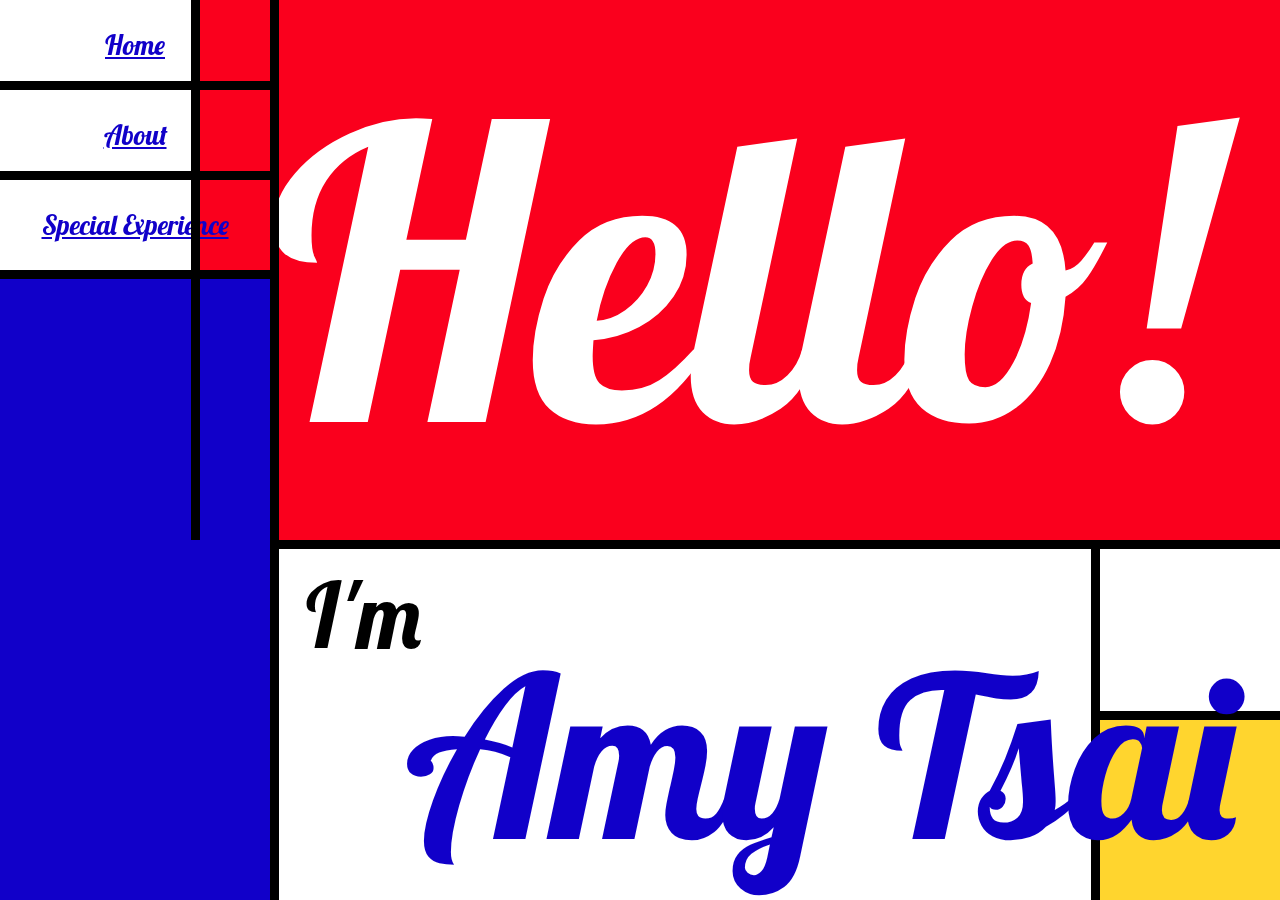
<file: index.html>
<!-- <!DOCTYPE HTML>
<html lang="en">
	<head>
		<title>Amy Tsai</title>
		<meta charset="UTF-8">
		<link rel="stylesheet" href="index.css">
	</head>
	<body>
		<ul>
  			<li><a href="index.html">Home</a></li>
  			<li><a href="about.html">About</a></li>
  			<li><a href="special.html">Special Experience</a></li>
		</ul>
		<img src="index2.png">
		<div>
			<h1>Amy</h1>
			<h2>Tsai</h2>
			<!-- <section>
				Tel: 0906-996-528
			</section>
			<section>
				E-Mail: yt2602@columbia.edu
			</section>-->
		</div>
		<!--<div class="welcome">
			Welcome to my site!
		</div>-->
	</body>
</html>




<!--	<body>
		<div class="navbar">
  			<a href="index.html">Home</a>
  			<a href="about.html">About</a>
  			<a href="#news">Special Experience</a>
  			<a href="#contact">Contact</a>
		</div>
  		<img src="index.jpg">
	</body>
</html>-->

<!DOCTYPE html>
<html lang="en-us">
	<head>
		<title>Amy Tsai</title>
		<link rel="stylesheet" href="index.css">
		<meta charset="UTF-8">
		<style>
		@import url('https://fonts.googleapis.com/css2?family=Caveat&family=Lobster&family=Pacifico&family=Potta+One&display=swap');
		</style>
	</head>
	<body>
		<nav>
			<div id="homediv"><a href="index.html">Home</a></div>
			<div id="aboutdiv"><a href="about.html">About</a></div>
			<div id="specialdiv"><a href="special.html">Special Experience</a></div>
		</nav>
		<div id="div1">Hello!</div>
		<div id="div2"></div>
		<div id="div3"></div>
		<div id="vl1"></div>
		<div id="vl2"></div>
		<div id="vl3"></div>
		<div id="hl1"></div>
		<div id="hl2"></div>
		<div id="hl3"></div>
		<div id="hl4"></div>
		<div id="hl5"></div>
		<div id="im">I'm</div>
		<div id="amytsai">Amy Tsai</div>
	</body>
</html>
</file>
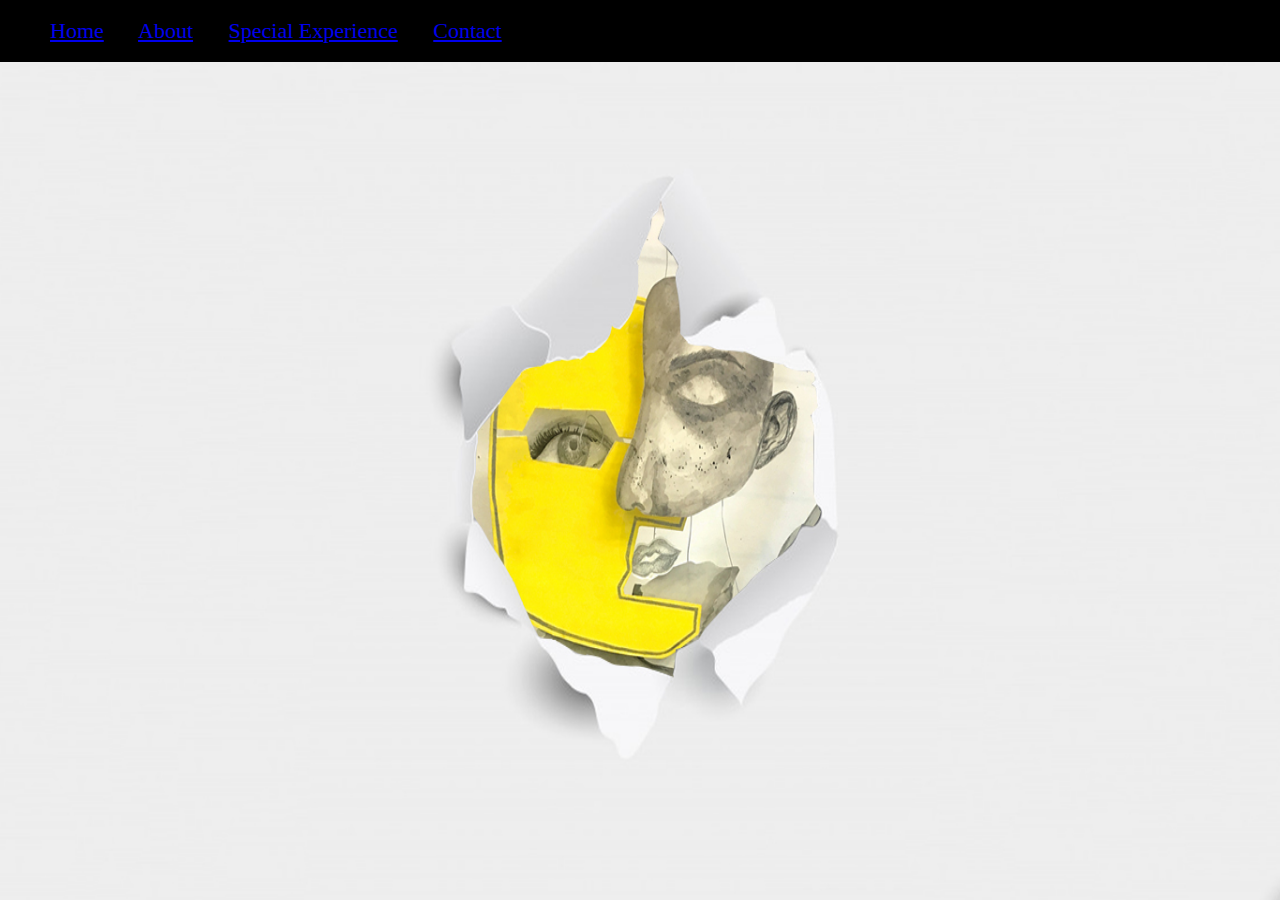
<file: personal/index.html>
<!DOCTYPE HTML>
<html lang="en">
	<head>
		<title>Amy Tsai</title>
		<meta charset="UTF-8">
		<link rel="stylesheet" href="index.css">
	</head>
	<body>
		<div class="navbar">
  			<a href="index.html">Home</a>
  			<a href="about.html">About</a>
  			<a href="#news">Special Experience</a>
  			<a href="#contact">Contact</a>
		</div>
  		<img src="index.jpg">
	</body>
</html>
</file>
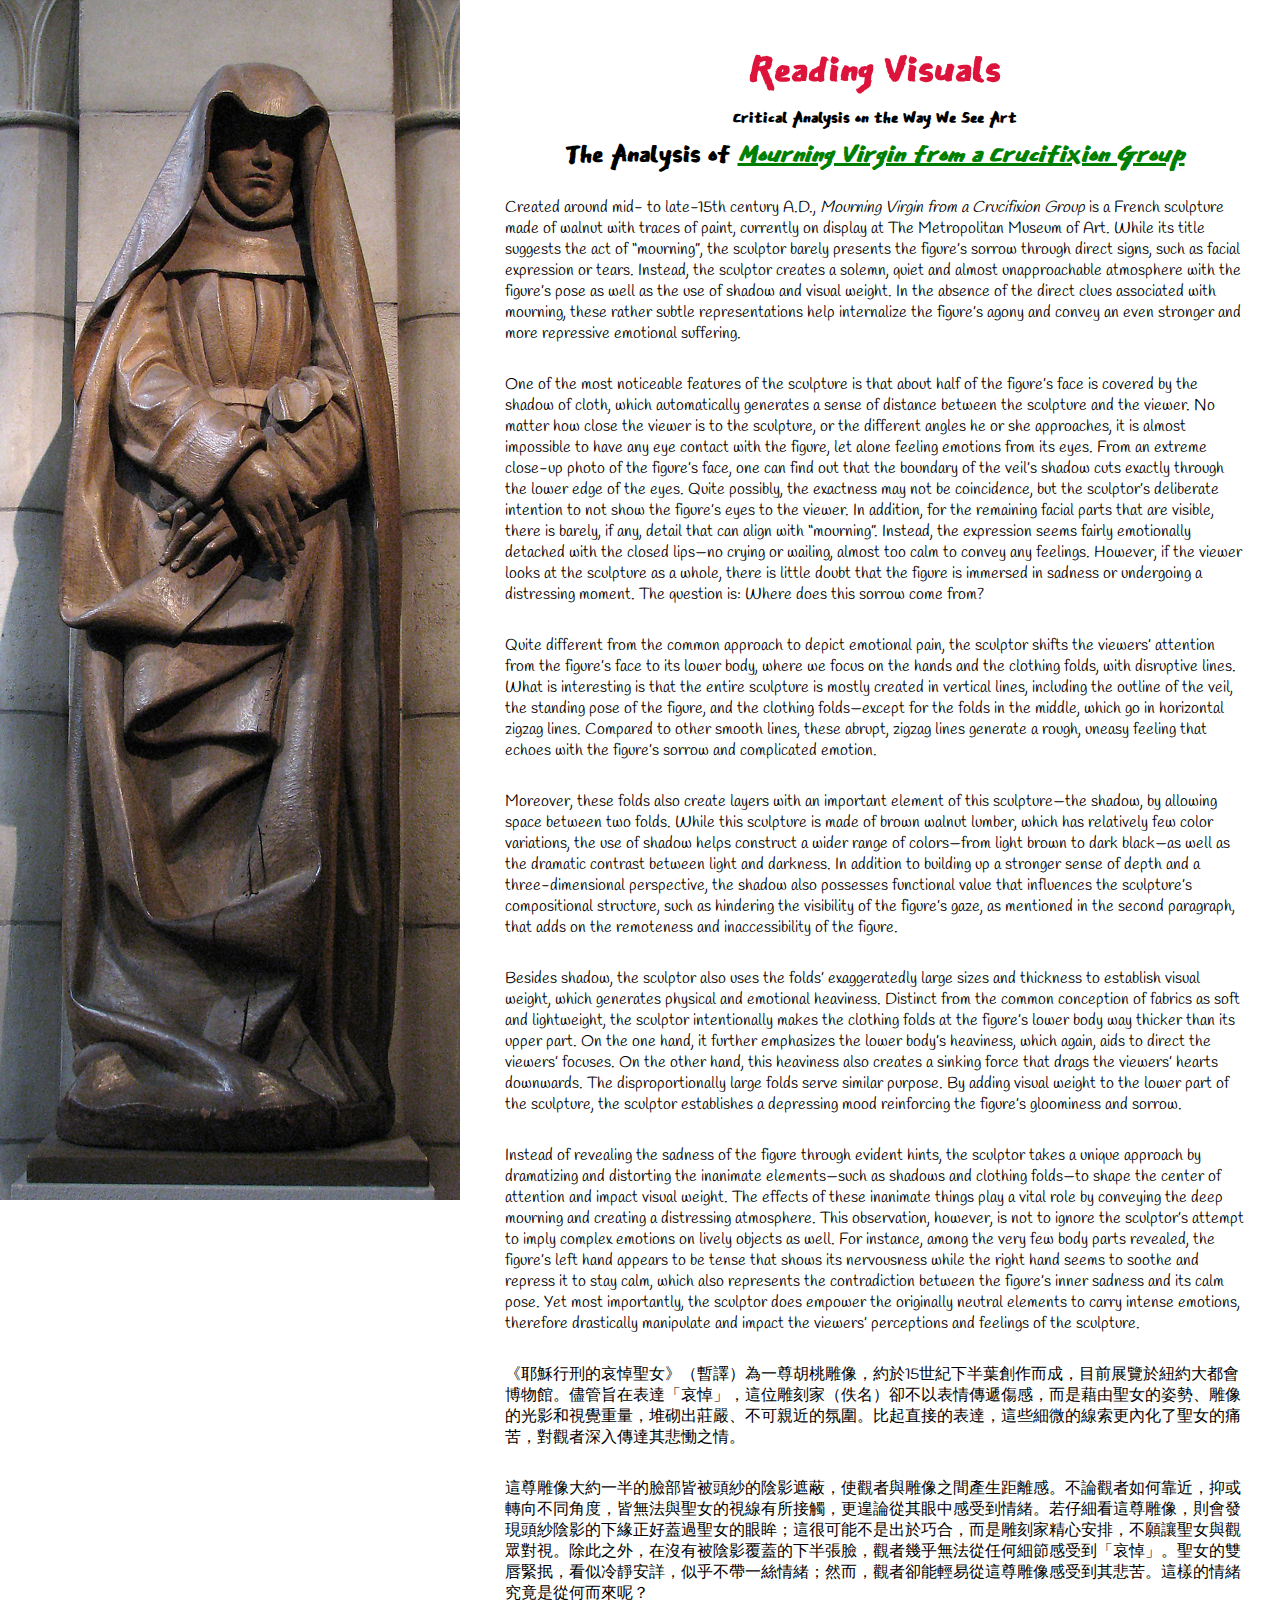
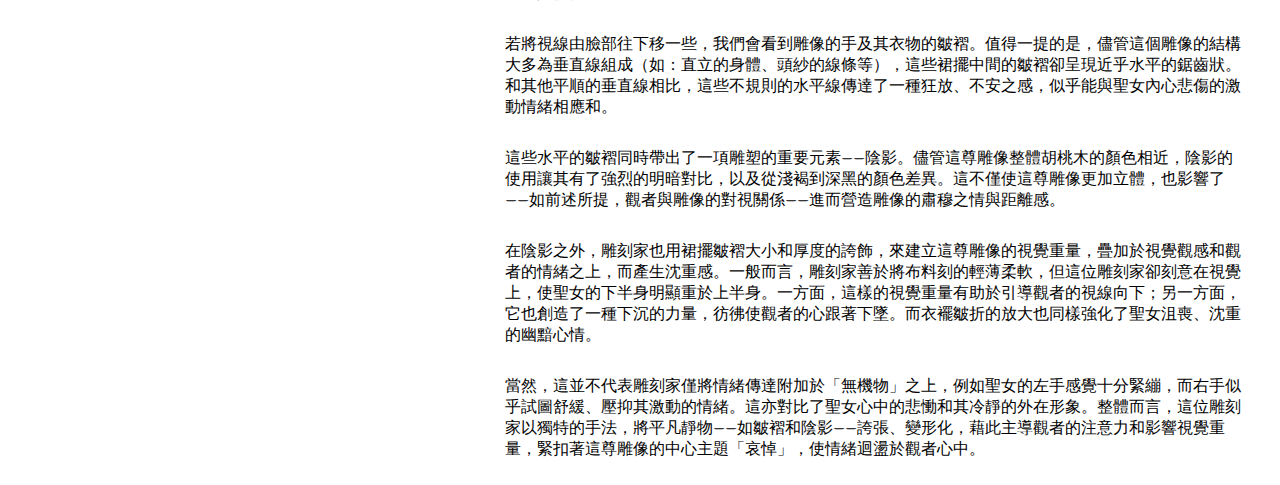
<file: thematic/index.html>
<!DOCTYPE html>
<html lang="en-us">
	<head>
		<title>Amy's Thematic Website</title>
		<meta charset="UTF-8">
		<link rel="stylesheet" href="index.css">
		<style>
			@import url('https://fonts.googleapis.com/css2?family=East+Sea+Dokdo&family=Homemade+Apple&family=Sacramento&family=Satisfy&display=swap');
			@import url('https://fonts.googleapis.com/css2?family=Handlee&display=swap');
		</style>
	</head>
	<body>
		<img src="main-image.jpeg">
		<!-- <div class="vl">
			
		</div>-->
		<div class="content">
			<h1>Reading Visuals</h1>
			<h3>Critical Analysis on the Way We See Art</h3>
			<h2>The Analysis of <i><a href="https://www.metmuseum.org/art/collection/search/463786" target="_blank">Mourning Virgin from a Crucifixion Group</a></i></h2>
			<article>
				<section>
				Created around mid- to late-15th century A.D., <i>Mourning Virgin from a Crucifixion Group</i> is a French sculpture made of walnut with traces of paint, currently on display at The Metropolitan Museum of Art. While its title suggests the act of “mourning”, the sculptor barely presents the figure’s sorrow through direct signs, such as facial expression or tears. Instead, the sculptor creates a solemn, quiet and almost unapproachable atmosphere with the figure’s pose as well as the use of shadow and visual weight. In the absence of the direct clues associated with mourning, these rather subtle representations help internalize the figure’s agony and convey an even stronger and more repressive emotional suffering.
				</section>
				<section>
				One of the most noticeable features of the sculpture is that about half of the figure’s face is covered by the shadow of cloth, which automatically generates a sense of distance between the sculpture and the viewer. No matter how close the viewer is to the sculpture, or the different angles he or she approaches, it is almost impossible to have any eye contact with the figure, let alone feeling emotions from its eyes. From an extreme close-up photo of the figure’s face, one can find out that the boundary of the veil’s shadow cuts exactly through the lower edge of the eyes. Quite possibly, the exactness may not be coincidence, but the sculptor’s deliberate intention to not show the figure’s eyes to the viewer. In addition, for the remaining facial parts that are visible, there is barely, if any, detail that can align with “mourning”. Instead, the expression seems fairly emotionally detached with the closed lips—no crying or wailing, almost too calm to convey any feelings. However, if the viewer looks at the sculpture as a whole, there is little doubt that the figure is immersed in sadness or undergoing a distressing moment. The question is: Where does this sorrow come from?
				</section>
				<section>
				Quite different from the common approach to depict emotional pain, the sculptor shifts the viewers’ attention from the figure’s face to its lower body, where we focus on the hands and the clothing folds, with disruptive lines. What is interesting is that the entire sculpture is mostly created in vertical lines, including the outline of the veil, the standing pose of the figure, and the clothing folds—except for the folds in the middle, which go in horizontal zigzag lines. Compared to other smooth lines, these abrupt, zigzag lines generate a rough, uneasy feeling that echoes with the figure’s sorrow and complicated emotion.
				</section> 
				<section>
				Moreover, these folds also create layers with an important element of this sculpture—the shadow, by allowing space between two folds. While this sculpture is made of brown walnut lumber, which has relatively few color variations, the use of shadow helps construct a wider range of colors—from light brown to dark black—as well as the dramatic contrast between light and darkness. In addition to building up a stronger sense of depth and a three-dimensional perspective, the shadow also possesses functional value that influences the sculpture’s compositional structure, such as hindering the visibility of the figure’s gaze, as mentioned in the second paragraph, that adds on the remoteness and inaccessibility of the figure.
				</section>
				<section>
				Besides shadow, the sculptor also uses the folds’ exaggeratedly large sizes and thickness to establish visual weight, which generates physical and emotional heaviness. Distinct from the common conception of fabrics as soft and lightweight, the sculptor intentionally makes the clothing folds at the figure’s lower body way thicker than its upper part. On the one hand, it further emphasizes the lower body’s heaviness, which again, aids to direct the viewers’ focuses. On the other hand, this heaviness also creates a sinking force that drags the viewers’ hearts downwards. The disproportionally large folds serve similar purpose. By adding visual weight to the lower part of the sculpture, the sculptor establishes a depressing mood reinforcing the figure’s gloominess and sorrow.
				</section>
				<section>
				Instead of revealing the sadness of the figure through evident hints, the sculptor takes a unique approach by dramatizing and distorting the inanimate elements—such as shadows and clothing folds—to shape the center of attention and impact visual weight. The effects of these inanimate things play a vital role by conveying the deep mourning and creating a distressing atmosphere. This observation, however, is not to ignore the sculptor’s attempt to imply complex emotions on lively objects as well. For instance, among the very few body parts revealed, the figure’s left hand appears to be tense that shows its nervousness while the right hand seems to soothe and repress it to stay calm, which also represents the contradiction between the figure’s inner sadness and its calm pose. Yet most importantly, the sculptor does empower the originally neutral elements to carry intense emotions, therefore drastically manipulate and impact the viewers’ perceptions and feelings of the sculpture.
				</section>
			</article>
			<article>
				<section>
				《耶穌行刑的哀悼聖女》（暫譯）為一尊胡桃雕像，約於15世紀下半葉創作而成，目前展覽於紐約大都會博物館。儘管旨在表達「哀悼」，這位雕刻家（佚名）卻不以表情傳遞傷感，而是藉由聖女的姿勢、雕像的光影和視覺重量，堆砌出莊嚴、不可親近的氛圍。比起直接的表達，這些細微的線索更內化了聖女的痛苦，對觀者深入傳達其悲慟之情。
				</section>
				<section>
				這尊雕像大約一半的臉部皆被頭紗的陰影遮蔽，使觀者與雕像之間產生距離感。不論觀者如何靠近，抑或轉向不同角度，皆無法與聖女的視線有所接觸，更遑論從其眼中感受到情緒。若仔細看這尊雕像，則會發現頭紗陰影的下緣正好蓋過聖女的眼眸；這很可能不是出於巧合，而是雕刻家精心安排，不願讓聖女與觀眾對視。除此之外，在沒有被陰影覆蓋的下半張臉，觀者幾乎無法從任何細節感受到「哀悼」。聖女的雙唇緊抿，看似冷靜安詳，似乎不帶一絲情緒；然而，觀者卻能輕易從這尊雕像感受到其悲苦。這樣的情緒究竟是從何而來呢？
				</section>
				<section>
				若將視線由臉部往下移一些，我們會看到雕像的手及其衣物的皺褶。值得一提的是，儘管這個雕像的結構大多為垂直線組成（如：直立的身體、頭紗的線條等），這些裙擺中間的皺褶卻呈現近乎水平的鋸齒狀。和其他平順的垂直線相比，這些不規則的水平線傳達了一種狂放、不安之感，似乎能與聖女內心悲傷的激動情緒相應和。
				</section>
				<section>
				這些水平的皺褶同時帶出了一項雕塑的重要元素——陰影。儘管這尊雕像整體胡桃木的顏色相近，陰影的使用讓其有了強烈的明暗對比，以及從淺褐到深黑的顏色差異。這不僅使這尊雕像更加立體，也影響了——如前述所提，觀者與雕像的對視關係——進而營造雕像的肅穆之情與距離感。
			    </section>
			    <section>
				在陰影之外，雕刻家也用裙擺皺褶大小和厚度的誇飾，來建立這尊雕像的視覺重量，疊加於視覺觀感和觀者的情緒之上，而產生沈重感。一般而言，雕刻家善於將布料刻的輕薄柔軟，但這位雕刻家卻刻意在視覺上，使聖女的下半身明顯重於上半身。一方面，這樣的視覺重量有助於引導觀者的視線向下；另一方面，它也創造了一種下沉的力量，彷彿使觀者的心跟著下墜。而衣襬皺折的放大也同樣強化了聖女沮喪、沈重的幽黯心情。
				</section>
				<section>
				當然，這並不代表雕刻家僅將情緒傳達附加於「無機物」之上，例如聖女的左手感覺十分緊繃，而右手似乎試圖舒緩、壓抑其激動的情緒。這亦對比了聖女心中的悲慟和其冷靜的外在形象。整體而言，這位雕刻家以獨特的手法，將平凡靜物——如皺褶和陰影——誇張、變形化，藉此主導觀者的注意力和影響視覺重量，緊扣著這尊雕像的中心主題「哀悼」，使情緒迴盪於觀者心中。
				</section>
			</article>
		</div>
	</body>
</html>
</file>
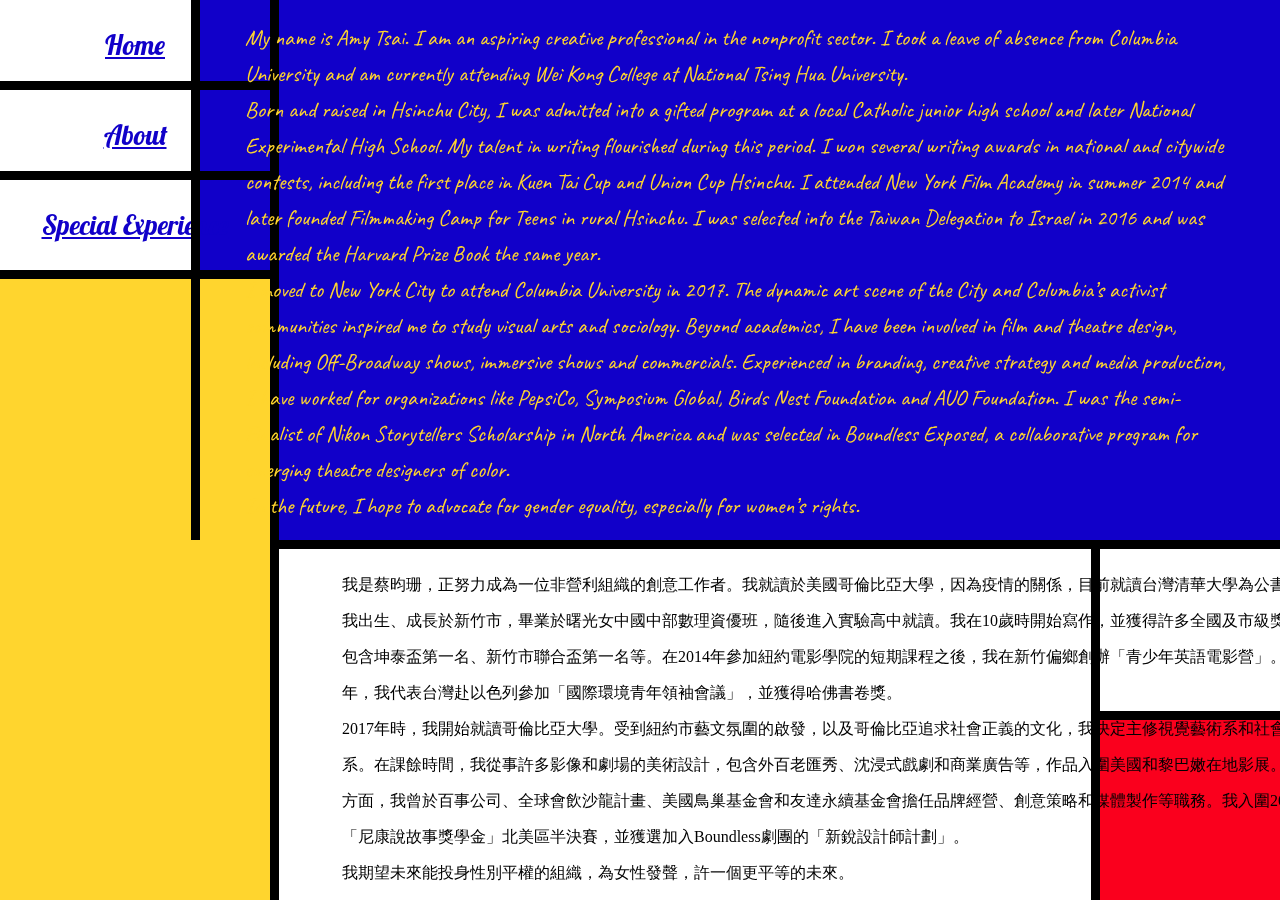
<file: about.html>
<!DOCTYPE HTML>
<html lang="en">
	<head>
		<title>Amy Tsai-About</title>
		<meta charset="UTF-8">
		<link rel="stylesheet" href="about.css">
		<style>
		@import url('https://fonts.googleapis.com/css2?family=Caveat&family=Lobster&family=Pacifico&family=Potta+One&display=swap');
		</style>
	</head>
	<body>
		<nav>
			<div id="homediv"><a href="index.html">Home</a></div>
			<div id="aboutdiv"><a href="about.html">About</a></div>
			<div id="specialdiv"><a href="special.html">Special Experience</a></div>
		</nav>
		<div id="div1"></div>
		<div id="div2"></div>
		<div id="div3"></div>
		<div id="vl1"></div>
		<div id="vl2"></div>
		<div id="vl3"></div>
		<div id="hl1"></div>
		<div id="hl2"></div>
		<div id="hl3"></div>
		<div id="hl4"></div>
		<div id="hl5"></div>
		<div id="engintro">
			<article>
					My name is Amy Tsai. I am an aspiring creative professional in the nonprofit sector. I took a leave of absence from Columbia University and am currently attending Wei Kong College at National Tsing Hua University.<br/>

					Born and raised in Hsinchu City, I was admitted into a gifted program at a local Catholic junior high school and later National Experimental High School. My talent in writing flourished during this period. I won several writing awards in national and citywide contests, including the first place in Kuen Tai Cup and Union Cup Hsinchu. I attended New York Film Academy in summer 2014 and later founded Filmmaking Camp for Teens in rural Hsinchu. I was selected into the Taiwan Delegation to Israel in 2016 and was awarded the Harvard Prize Book the same year.<br/>

					I moved to New York City to attend Columbia University in 2017. The dynamic art scene of the City and Columbia’s activist communities inspired me to study visual arts and sociology. Beyond academics, I have been involved in film and theatre design, including Off-Broadway shows, immersive shows and commercials. Experienced in branding, creative strategy and media production, I have worked for organizations like PepsiCo, Symposium Global, Birds Nest Foundation and AUO Foundation. I was the semi-Finalist of Nikon Storytellers Scholarship in North America and was selected in Boundless Exposed, a collaborative program for emerging theatre designers of color.<br/>
					
					In the future, I hope to advocate for gender equality, especially for women’s rights.
				</article>
		</div>
		<div id="chintro">
			<section>
			我是蔡昀珊，正努力成為一位非營利組織的創意工作者。我就讀於美國哥倫比亞大學，因為疫情的關係，目前就讀台灣清華大學為公書院。<br/>

			我出生、成長於新竹市，畢業於曙光女中國中部數理資優班，隨後進入實驗高中就讀。我在10歲時開始寫作，並獲得許多全國及市級獎項，包含坤泰盃第一名、新竹市聯合盃第一名等。在2014年參加紐約電影學院的短期課程之後，我在新竹偏鄉創辦「青少年英語電影營」。2016年，我代表台灣赴以色列參加「國際環境青年領袖會議」，並獲得哈佛書卷獎。<br/>

			2017年時，我開始就讀哥倫比亞大學。受到紐約市藝文氛圍的啟發，以及哥倫比亞追求社會正義的文化，我決定主修視覺藝術系和社會學系。在課餘時間，我從事許多影像和劇場的美術設計，包含外百老匯秀、沈浸式戲劇和商業廣告等，作品入圍美國和黎巴嫩在地影展。工作方面，我曾於百事公司、全球會飲沙龍計畫、美國鳥巢基金會和友達永續基金會擔任品牌經營、創意策略和媒體製作等職務。我入圍2019年「尼康說故事獎學金」北美區半決賽，並獲選加入Boundless劇團的「新銳設計師計劃」。<br/>

			我期望未來能投身性別平權的組織，為女性發聲，許一個更平等的未來。
			</section>
		</div>
	</body>
	<!-- <body>
		<ul>
  			<li><a href="index.html">Home</a></li>
  			<li><a href="about.html">About</a></li>
  			<li><a href="special.html">Special Experience</a></li>
		</ul>
		<img src="about-1.jpg">
		<article>
			<section>
			My name is Amy Tsai. I am an aspiring creative professional in the nonprofit sector. I took a leave of absence from Columbia University and am currently attending Wei Kong College at National Tsing Hua University.<br/>

			Born and raised in Hsinchu City, I was admitted into a gifted program at a local Catholic junior high school and later National Experimental High School. My talent in writing flourished during this period. I won several writing awards in national and citywide contests, including the first place in Kuen Tai Cup and Union Cup Hsinchu. I attended New York Film Academy in summer 2014 and later founded Filmmaking Camp for Teens in rural Hsinchu. I was selected into the Taiwan Delegation to Israel in 2016 and was awarded the Harvard Prize Book the same year.<br/>

			I moved to New York City to attend Columbia University in 2017. The dynamic art scene of the City and Columbia’s activist communities inspired me to study visual arts and sociology. Beyond academics, I have been involved in film and theatre design, including Off-Broadway shows, immersive shows and commercials. Experienced in branding, creative strategy and media production, I have worked for organizations like PepsiCo, Symposium Global, Birds Nest Foundation and AUO Foundation. I was the semi-Finalist of Nikon Storytellers Scholarship in North America and was selected in Boundless Exposed, a collaborative program for emerging theatre designers of color.<br/>

			In the future, I hope to advocate for gender equality, especially for women’s rights.
			</section>
			<section>
			我是蔡昀珊，正努力成為一位非營利組織的創意工作者。我就讀於美國哥倫比亞大學，因為疫情的關係，目前就讀台灣清華大學為公書院。<br/>

			我出生、成長於新竹市，畢業於曙光女中國中部數理資優班，隨後進入實驗高中就讀。我在10歲時開始寫作，並獲得許多全國及市級獎項，包含坤泰盃第一名、新竹市聯合盃第一名等。在2014年參加紐約電影學院的短期課程之後，我在新竹偏鄉創辦「青少年英語電影營」。2016年，我代表台灣赴以色列參加「國際環境青年領袖會議」，並獲得哈佛書卷獎。<br/>

			2017年時，我開始就讀哥倫比亞大學。受到紐約市藝文氛圍的啟發，以及哥倫比亞追求社會正義的文化，我決定主修視覺藝術系和社會學系。在課餘時間，我從事許多影像和劇場的美術設計，包含外百老匯劇、沈浸式戲劇和商業廣告等，作品入圍美國和黎巴嫩在地影展。工作方面，我曾於百事公司、全球會飲沙龍計畫、美國鳥巢基金會和友達永續基金會擔任品牌經營、創意策略和媒體製作等職務。我入圍2019年「尼康說故事獎學金」北美區半決賽，並獲選加入Boundless劇團的「新銳設計師計劃」。<br/>

			我期望未來能投身性別平權的組織，為女性發聲，許一個更平等的未來。
			</section>
		</article>
		<img src="about-2.jpg" class="about-2">
	</body> -->
</html>
</file>
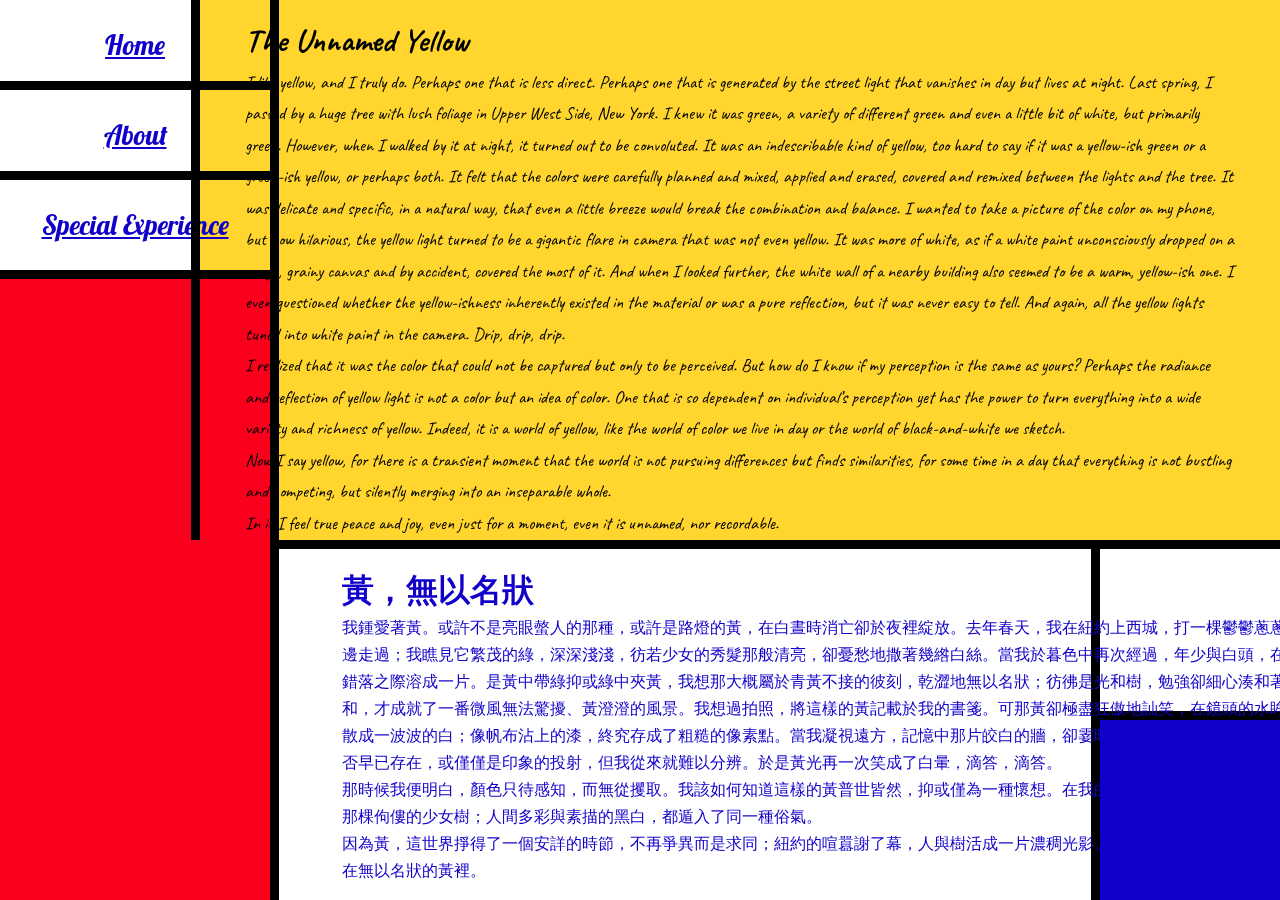
<file: special.html>
<!DOCTYPE HTML>
<html lang="en">
	<head>
		<title>Amy Tsai-Special Experience</title>
		<meta charset="UTF-8">
		<link rel="stylesheet" href="special.css">
		<style>
		@import url('https://fonts.googleapis.com/css2?family=Caveat&family=Lobster&family=Pacifico&family=Potta+One&display=swap');
		</style>
	</head>
		<body>
		<nav>
			<div id="homediv"><a href="index.html">Home</a></div>
			<div id="aboutdiv"><a href="about.html">About</a></div>
			<div id="specialdiv"><a href="special.html">Special Experience</a></div>
		</nav>
		<div id="div1"></div>
		<div id="div2"></div>
		<div id="div3"></div>
		<div id="vl1"></div>
		<div id="vl2"></div>
		<div id="vl3"></div>
		<div id="hl1"></div>
		<div id="hl2"></div>
		<div id="hl3"></div>
		<div id="hl4"></div>
		<div id="hl5"></div>
		<div id="engessay">
			<h1>The Unnamed Yellow</h1>
			<article>
			I like yellow, and I truly do. Perhaps one that is less direct. Perhaps one that is generated by the street light that vanishes in day but lives at night. Last spring, I passed by a huge tree with lush foliage in Upper West Side, New York. I knew it was green, a variety of different green and even a little bit of white, but primarily green. However, when I walked by it at night, it turned out to be convoluted. It was an indescribable kind of yellow, too hard to say if it was a yellow-ish green or a green-ish yellow, or perhaps both. It felt that the colors were carefully planned and mixed, applied and erased, covered and remixed between the lights and the tree. It was delicate and specific, in a natural way, that even a little breeze would break the combination and balance. I wanted to take a picture of the color on my phone, but how hilarious, the yellow light turned to be a gigantic flare in camera that was not even yellow. It was more of white, as if a white paint unconsciously dropped on a rough, grainy canvas and by accident, covered the most of it. And when I looked further, the white wall of a nearby building also seemed to be a warm, yellow-ish one. I even questioned whether the yellow-ishness inherently existed in the material or was a pure reflection, but it was never easy to tell. And again, all the yellow lights tuned into white paint in the camera. Drip, drip, drip.<br/>

			I realized that it was the color that could not be captured but only to be perceived. But how do I know if my perception is the same as yours? Perhaps the radiance and reflection of yellow light is not a color but an idea of color. One that is so dependent on individual’s perception yet has the power to turn everything into a wide variety and richness of yellow. Indeed, it is a world of yellow, like the world of color we live in day or the world of black-and-white we sketch.<br/>

			Now I say yellow, for there is a transient moment that the world is not pursuing differences but finds similarities, for some time in a day that everything is not bustling and competing, but silently merging into an inseparable whole.<br/>

			In it I feel true peace and joy, even just for a moment, even it is unnamed, nor recordable.
			</article>
		</div>
		<div id="chessay">
			<h1>黃，無以名狀</h1>
			<section>
				我鍾愛著黃。或許不是亮眼螫人的那種，或許是路燈的黃，在白晝時消亡卻於夜裡綻放。去年春天，我在紐約上西城，打一棵鬱鬱蔥蔥的樹邊走過；我瞧見它繁茂的綠，深深淺淺，彷若少女的秀髮那般清亮，卻憂愁地撒著幾綹白絲。當我於暮色中再次經過，年少與白頭，在日月錯落之際溶成一片。是黃中帶綠抑或綠中夾黃，我想那大概屬於青黃不接的彼刻，乾澀地無以名狀；彷彿是光和樹，勉強卻細心湊和著調和，才成就了一番微風無法驚擾、黃澄澄的風景。我想過拍照，將這樣的黃記載於我的書箋。可那黃卻極盡狂傲地訕笑，在鏡頭的水眸中，散成一波波的白；像帆布沾上的漆，終究存成了粗糙的像素點。當我凝視遠方，記憶中那片皎白的牆，卻霎時令我感到溫煦。我疑惑著黃是否早已存在，或僅僅是印象的投射，但我從來就難以分辨。於是黃光再一次笑成了白暈，滴答，滴答。<br/>

				那時候我便明白，顏色只待感知，而無從攫取。我該如何知道這樣的黃普世皆然，抑或僅為一種懷想。在我的意識裡，黃深深淺淺，像極了那棵佝僂的少女樹；人間多彩與素描的黑白，都遁入了同一種俗氣。<br/>

				因為黃，這世界掙得了一個安詳的時節，不再爭異而是求同；紐約的喧囂謝了幕，人與樹活成一片濃稠光影。於是我衷心感到平靜和自由，在無以名狀的黃裡。<br/>
			</section>
		</div>
	</body>

	<!--<body>
		<ul>
  			<li><a href="index.html">Home</a></li>
  			<li><a href="about.html">About</a></li>
  			<li><a href="special.html">Special Experience</a></li>
		</ul>
		<article>
			<h1>The Unnamed Yellow</h1>
			<section>
			I like yellow, and I truly do. Perhaps one that is less direct, perhaps one that is generated by the street light that vanishes in day but lives at night. Earlier this year, I passed by a huge tree with lush foliage in Upper West Side, New York. I knew it was green, a variety of different green and even a little bit of white, but primarily green. However, when I walked by it at night, it turned out to be convoluted. It was an indescribable kind of yellow, too hard to say if it was a yellow-ish green or a green-ish yellow, or perhaps both. It felt that the colors were carefully planned and mixed, applied and erased, covered and remixed between the lights and the tree. It was delicate and specific, in a natural way, that even a little breeze would break the combination and balance. I wanted to take a picture of the color on my phone, but how hilarious, the yellow light turned to be a gigantic flare in camera that was not even yellow. It was more of white, as if a white paint unconsciously dropped on a rough, grainy canvas and by accident, covered the most of it. And when I looked further, the white wall of a nearby building also seemed to be a warm, yellow-ish one. I even questioned whether the yellow-ishness inherently existed in the material or was a pure reflection, but it was never easy to tell. And again, all the yellow lights tuned into white paint in the camera. Drip, drip, drip.<br/>

			I realized that it was the color that could not be captured but only to be perceived. But how do I know if my perception is the same as yours? Perhaps the radiance and reflection of yellow light is not a color but an idea of color. One that is so dependent on individual’s perception yet has the power to turn everything into a wide variety and richness of yellow. Indeed, it is a world of yellow, like the world of color we live in day or the world of black-and-white we sketch.<br/>

			Now I say yellow, for there is a transient moment that the world is not pursuing differences but finds similarities, for some time in a day that everything is not bustling and competing, but silently merging into an inseparable whole.<br/>

			In it I feel true peace and joy, even just for a moment, even it is unnamed, nor recordable.
			</section>
		</article>
	</body>-->
</html>
</file>
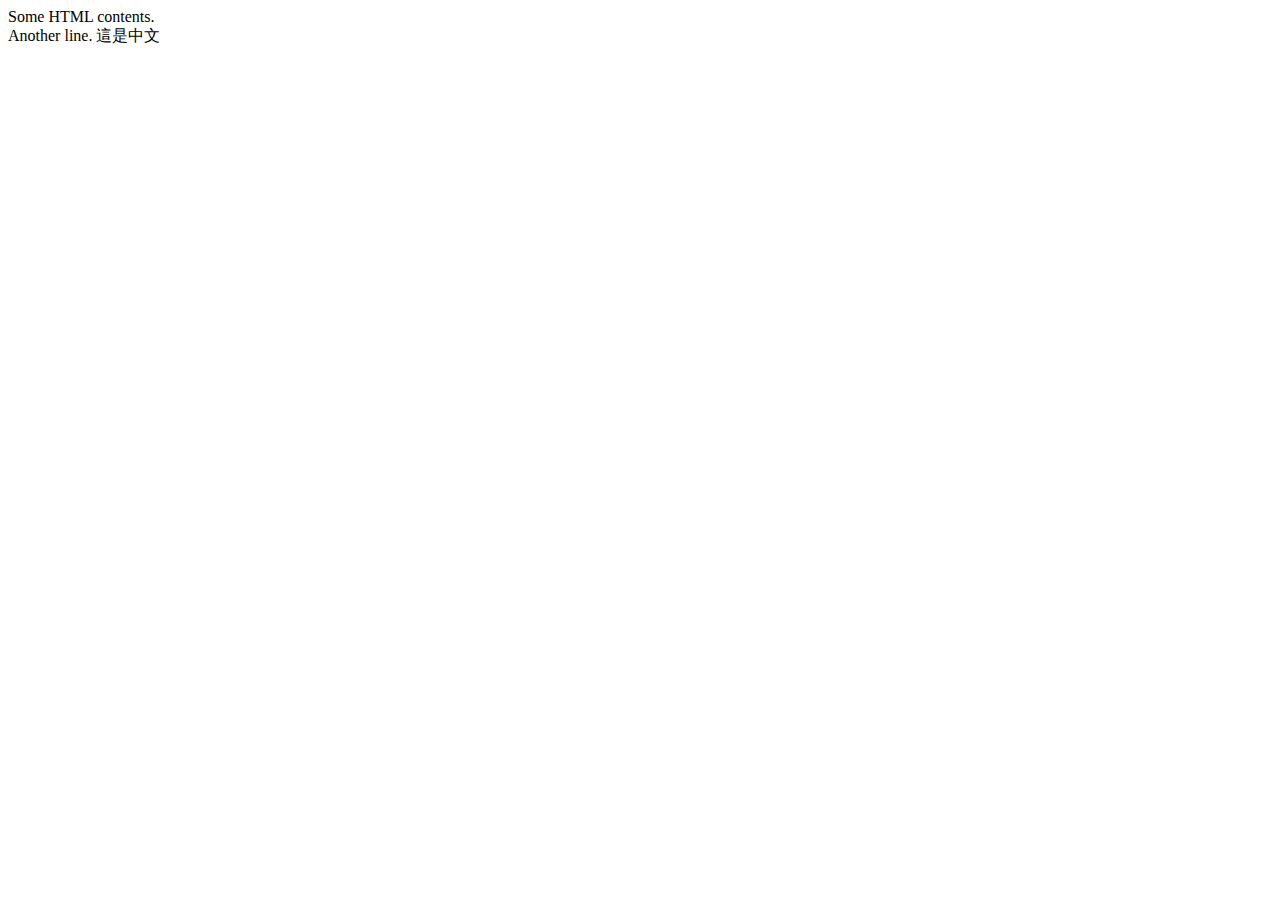
<file: examples/1-1.html>
<!DOCTYPE html>
<html lang="en-us"> <!-- Taiwan Chinese = zh-Hant-TW -->
	<head>
		<!-- This is the title of my website -->
		<title>My first HTML example</title>
		<meta charset="UTF-8">
	</head>
	<body>
		Some HTML contents.<br/>
		Another line. <span lang="zh-Hant-TW">這是中文</span>
	</body>
</html>
</file>
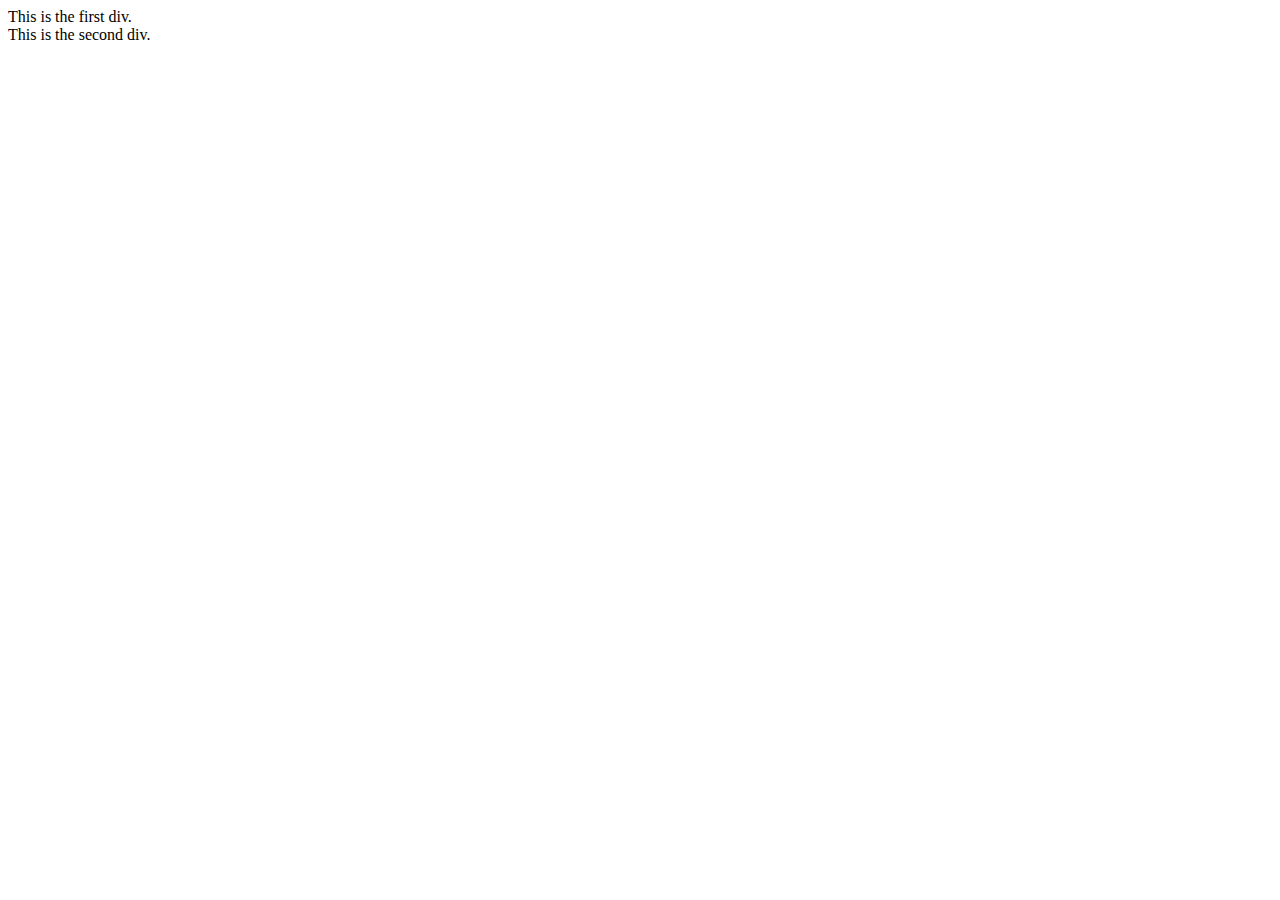
<file: examples/1-2.html>
<!DOCTYPE html>
<html lang="en-us">
	<head>
		<title>Example 1-2</title>
		<meta charset="UTF-8">
	</head>
	<body>
		<div>
			This is the first div.
		</div>
		<div>
			This is the second div.
		</div>
	</body>
</html>
</file>
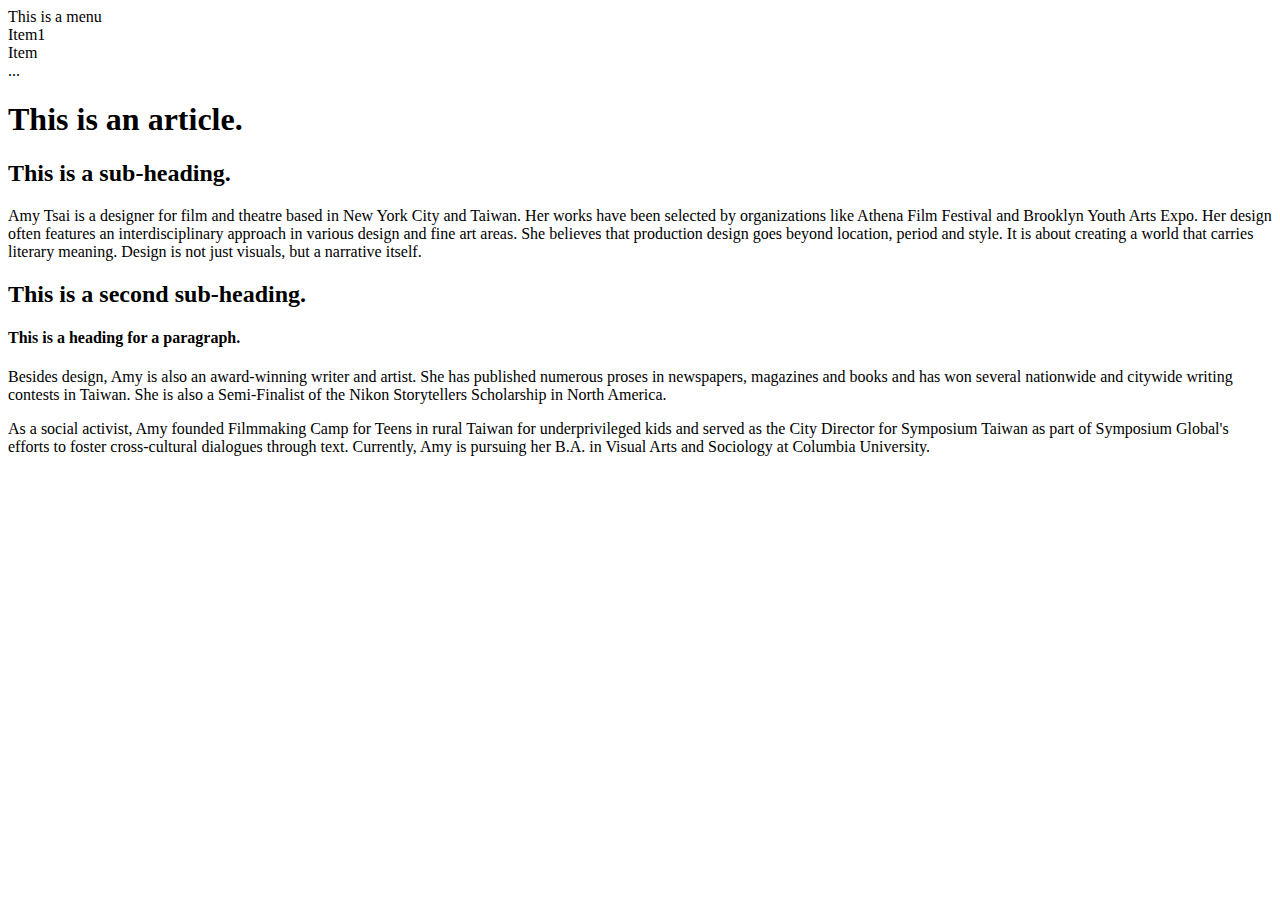
<file: examples/1-3.html>
<!DOCTYPE html>
<html lang="en-us">
	<head>
		<title>Example 1-3</title>
		<meta charset="UTF-8">
	</head>
	<body>
		<nav>
			This is a menu<br/>
			Item1<br/>
			Item<br/>
			...
		</nav>
		<article>
			<!-- From h1 to h6 -->
			<h1> This is an article.</h1>
			<section>
				<h2>This is a sub-heading.</h2>
				Amy Tsai is a designer for film and theatre based in New York City and Taiwan. Her works have been selected by organizations like Athena Film Festival and Brooklyn Youth Arts Expo. Her design often features an interdisciplinary approach in various design and fine art areas. She believes that production design goes beyond location, period and style. It is about creating a world that carries literary meaning. Design is not just visuals, but a narrative itself.
			</section>
			<section>
				<h2>This is a second sub-heading.</h2>
				<p>
					<h4>This is a heading for a paragraph.</h4>
					Besides design, Amy is also an award-winning writer and artist. She has published numerous proses in newspapers, magazines and books and has won several nationwide and citywide writing contests in Taiwan. She is also a Semi-Finalist of the Nikon Storytellers Scholarship in North America.
				</p>
				<p>
					As a social activist, Amy founded Filmmaking Camp for Teens in rural Taiwan for underprivileged kids and served as the City Director for Symposium Taiwan as part of Symposium Global's efforts to foster cross-cultural dialogues through text. Currently, Amy is pursuing her B.A. in Visual Arts and Sociology at Columbia University.
				</p>
			</section>
		</article>
	</body>
</html>
</file>
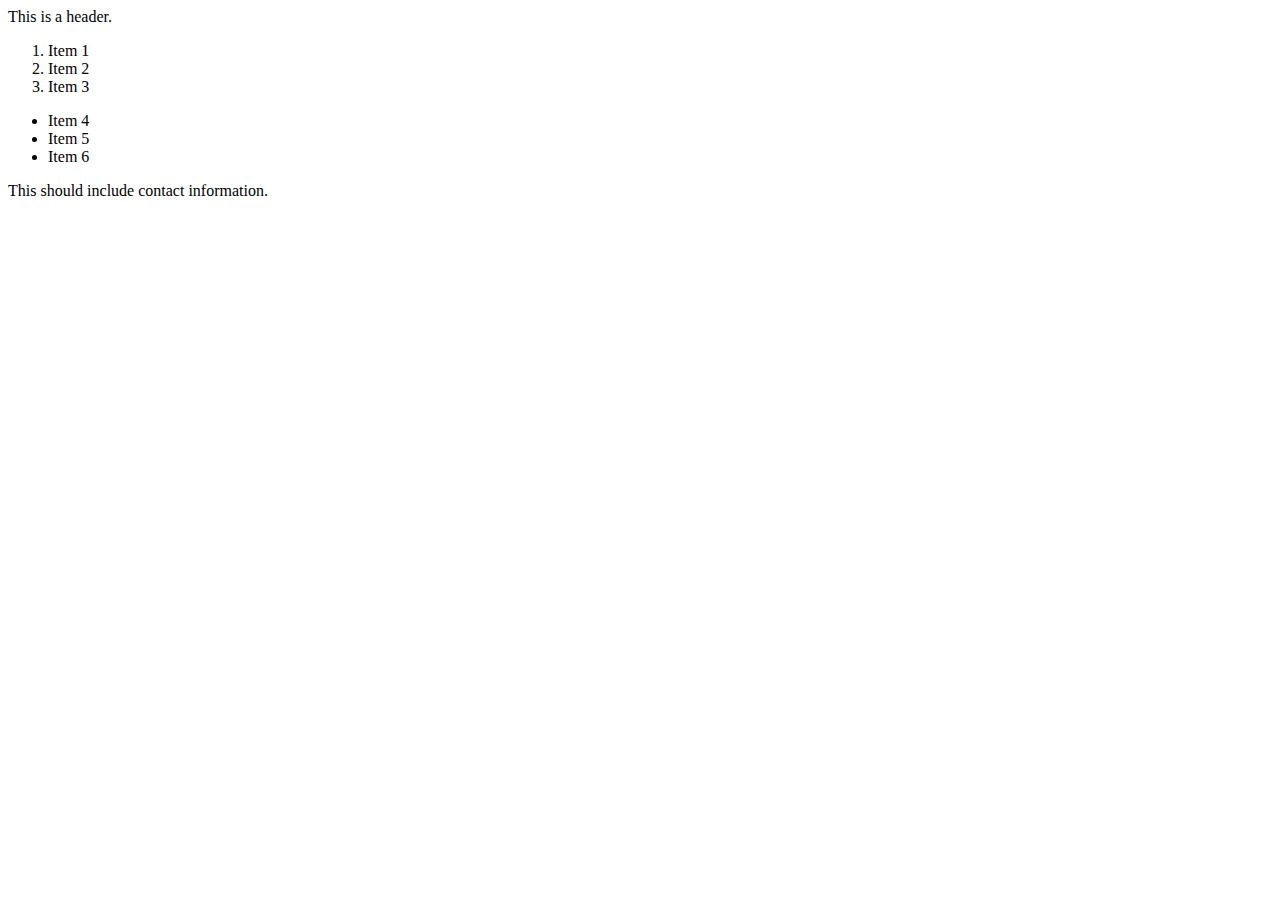
<file: examples/1-4.html>
<!DOCTYPE html>
<html lang="en-us">
	<head>
		<title>Example 1-4</title>
		<meta charset="UTF-8">
	</head>
	<body>
		<header>
			This is a header.
		</header>
		<ol>
			<li>Item 1</li>
			<li>Item 2</li>
			<li>Item 3</li>
		</ol>
		<ul>
			<li>Item 4</li>
			<li>Item 5</li>
			<li>Item 6</li>
		</ul>
		<footer>
			This should include contact information.
		</footer>
	</body>
</html>
</file>
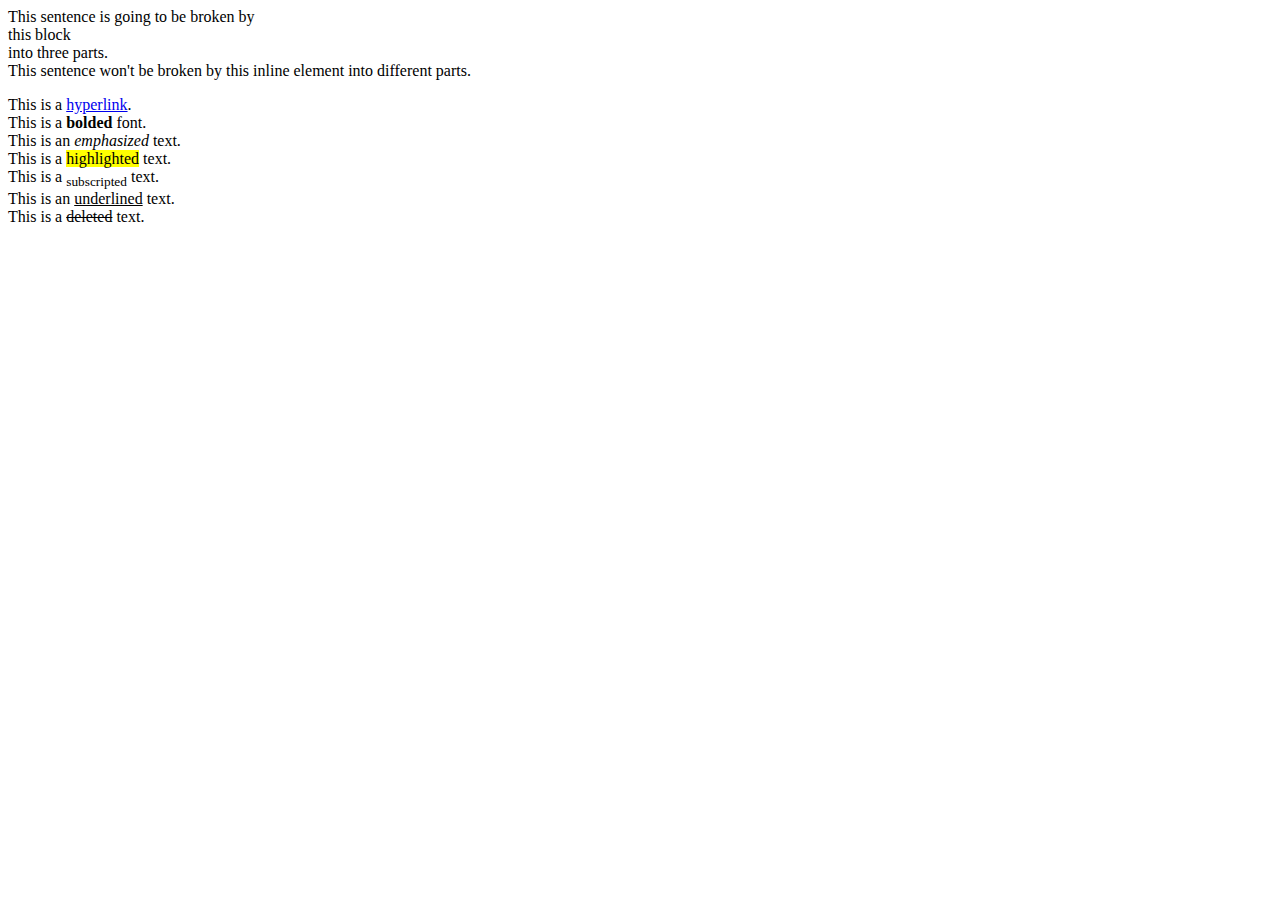
<file: examples/1-5.html>
<!DOCTYPE html>
<html lang="en-us">
	<head>
		<title>Example 1-5</title>
		<meta charset="UTF-8">
	</head>
	<body>
		This sentence is going to be broken by <div>this block</div> into three parts.<br/>
		This sentence won't be broken by <span>this inline</span> element into different parts.
		<p>
			This is a <a href="https://google.com" target="_blank">hyperlink</a>.<br/>
			This is a <b>bolded</b> font.<br/>
			This is an <em>emphasized</em> text.<br/>
			This is a <mark>highlighted</mark> text.<br/>
			This is a <sub>subscripted</sub> text.<br/>
			This is an <u>underlined</u> text.<br/>
			This is a <s>deleted</s> text.
		</p>
	</body>
</html>
</file>
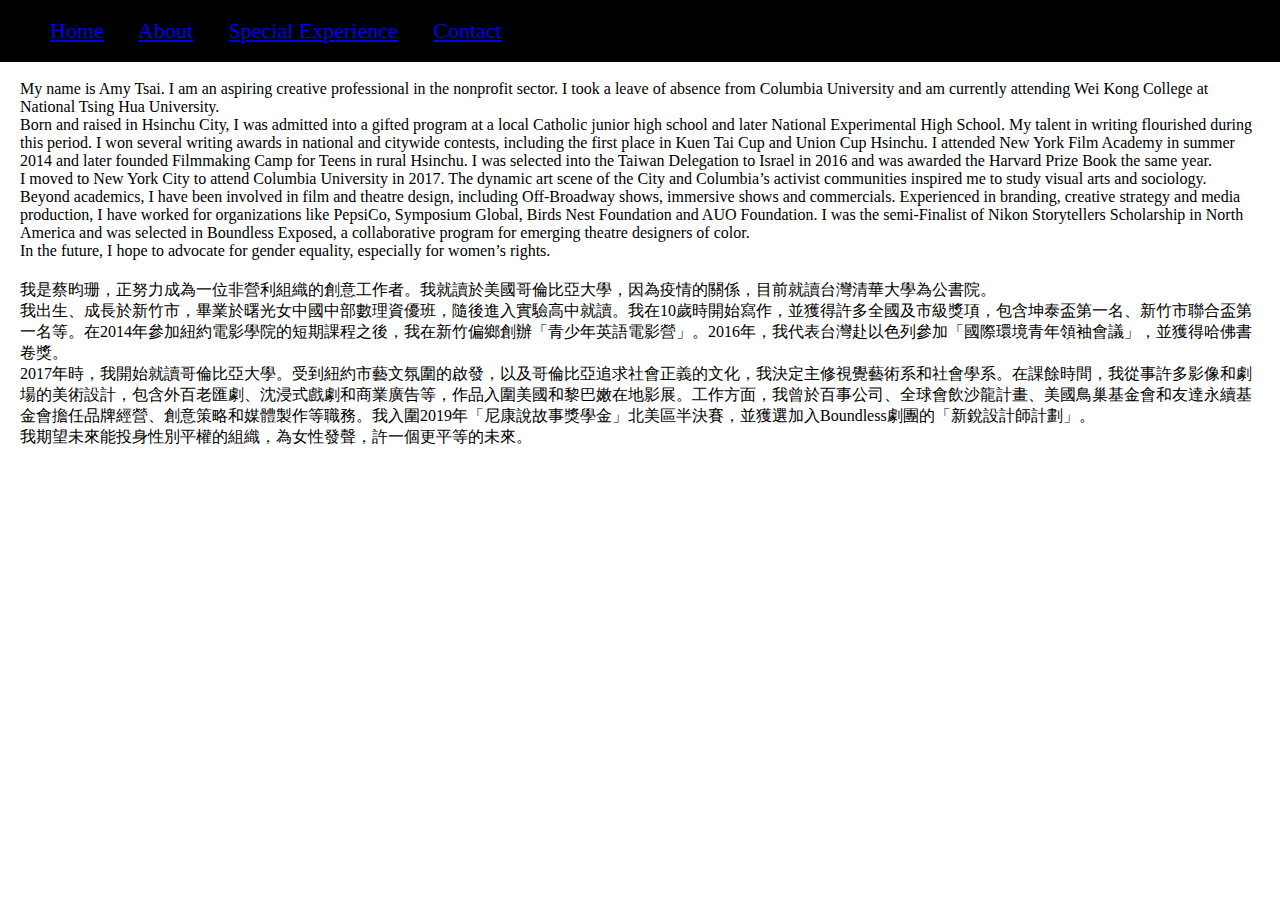
<file: personal/about.html>
<!DOCTYPE HTML>
<html lang="en">
	<head>
		<title>Amy Tsai-About</title>
		<meta charset="UTF-8">
		<link rel="stylesheet" href="index.css">
	</head>
	<body>
		<div class="navbar">
  			<a href="index.html">Home</a>
  			<a href="about.html">About</a>
  			<a href="#news">Special Experience</a>
  			<a href="#contact">Contact</a>
		</div>
		<article>
			<section>
			My name is Amy Tsai. I am an aspiring creative professional in the nonprofit sector. I took a leave of absence from Columbia University and am currently attending Wei Kong College at National Tsing Hua University.<br/>

			Born and raised in Hsinchu City, I was admitted into a gifted program at a local Catholic junior high school and later National Experimental High School. My talent in writing flourished during this period. I won several writing awards in national and citywide contests, including the first place in Kuen Tai Cup and Union Cup Hsinchu. I attended New York Film Academy in summer 2014 and later founded Filmmaking Camp for Teens in rural Hsinchu. I was selected into the Taiwan Delegation to Israel in 2016 and was awarded the Harvard Prize Book the same year.<br/>

			I moved to New York City to attend Columbia University in 2017. The dynamic art scene of the City and Columbia’s activist communities inspired me to study visual arts and sociology. Beyond academics, I have been involved in film and theatre design, including Off-Broadway shows, immersive shows and commercials. Experienced in branding, creative strategy and media production, I have worked for organizations like PepsiCo, Symposium Global, Birds Nest Foundation and AUO Foundation. I was the semi-Finalist of Nikon Storytellers Scholarship in North America and was selected in Boundless Exposed, a collaborative program for emerging theatre designers of color.<br/>

			In the future, I hope to advocate for gender equality, especially for women’s rights.
			</section>
			<section>
			我是蔡昀珊，正努力成為一位非營利組織的創意工作者。我就讀於美國哥倫比亞大學，因為疫情的關係，目前就讀台灣清華大學為公書院。<br/>

			我出生、成長於新竹市，畢業於曙光女中國中部數理資優班，隨後進入實驗高中就讀。我在10歲時開始寫作，並獲得許多全國及市級獎項，包含坤泰盃第一名、新竹市聯合盃第一名等。在2014年參加紐約電影學院的短期課程之後，我在新竹偏鄉創辦「青少年英語電影營」。2016年，我代表台灣赴以色列參加「國際環境青年領袖會議」，並獲得哈佛書卷獎。<br/>

			2017年時，我開始就讀哥倫比亞大學。受到紐約市藝文氛圍的啟發，以及哥倫比亞追求社會正義的文化，我決定主修視覺藝術系和社會學系。在課餘時間，我從事許多影像和劇場的美術設計，包含外百老匯劇、沈浸式戲劇和商業廣告等，作品入圍美國和黎巴嫩在地影展。工作方面，我曾於百事公司、全球會飲沙龍計畫、美國鳥巢基金會和友達永續基金會擔任品牌經營、創意策略和媒體製作等職務。我入圍2019年「尼康說故事獎學金」北美區半決賽，並獲選加入Boundless劇團的「新銳設計師計劃」。<br/>

			我期望未來能投身性別平權的組織，為女性發聲，許一個更平等的未來。
			</section>
		</article>
	</body>
</html>
</file>
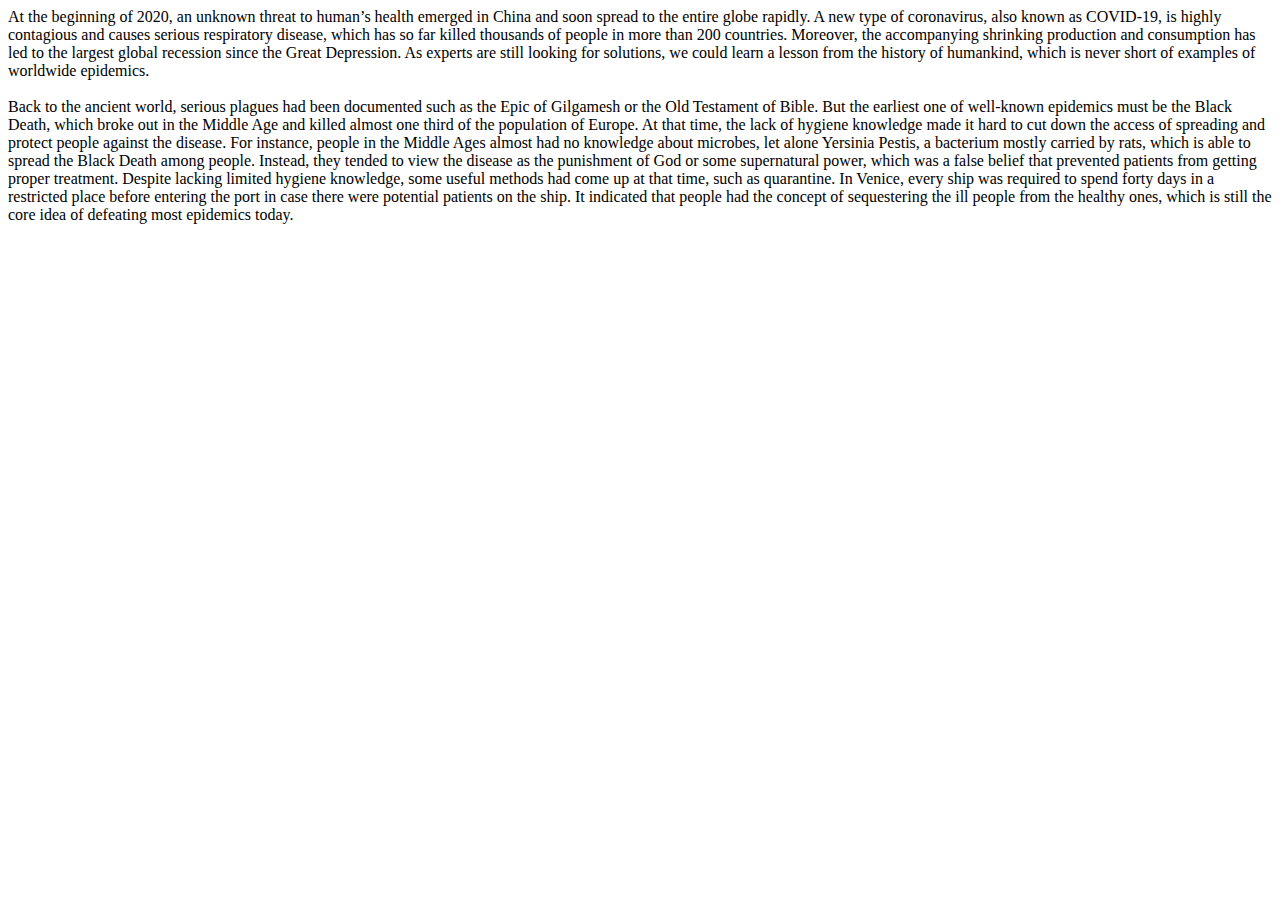
<file: quizzes/1-1.html>
<!DOCTYPE html>
<html lang="en-us">
	<head>
		<title>Quiz 1-1</title>
		<meta charset="UTF-8">

	</head>
	<body>
		<article>
			<section>
				At the beginning of 2020, an unknown threat to human’s health emerged in China and soon spread to the entire globe rapidly. A new type of coronavirus, also known as COVID-19, is highly contagious and causes serious respiratory disease, which has so far killed thousands of people in more than 200 countries. Moreover, the accompanying shrinking production and consumption has led to the largest global recession since the Great Depression. As experts are still looking for solutions, we could learn a lesson from the history of humankind, which is never short of examples of worldwide epidemics. 
			</section><br/>
			<section>
				Back to the ancient world, serious plagues had been documented such as the Epic of Gilgamesh or the Old Testament of Bible. But the earliest one of well-known epidemics must be the Black Death, which broke out in the Middle Age and killed almost one third of the population of Europe. At that time, the lack of hygiene knowledge made it hard to cut down the access of spreading and protect people against the disease. For instance, people in the Middle Ages almost had no knowledge about microbes, let alone Yersinia Pestis, a bacterium mostly carried by rats, which is able to spread the Black Death among people. Instead, they tended to view the disease as the punishment of God or some supernatural power, which was a false belief that prevented patients from getting proper treatment. Despite lacking limited hygiene knowledge, some useful methods had come up at that time, such as quarantine. In Venice, every ship was required to spend forty days in a restricted place before entering the port in case there were potential patients on the ship. It indicated that people had the concept of sequestering the ill people from the healthy ones, which is still the core idea of defeating most epidemics today. 
			</section>
		</article>
	</body>
</html>
</file>
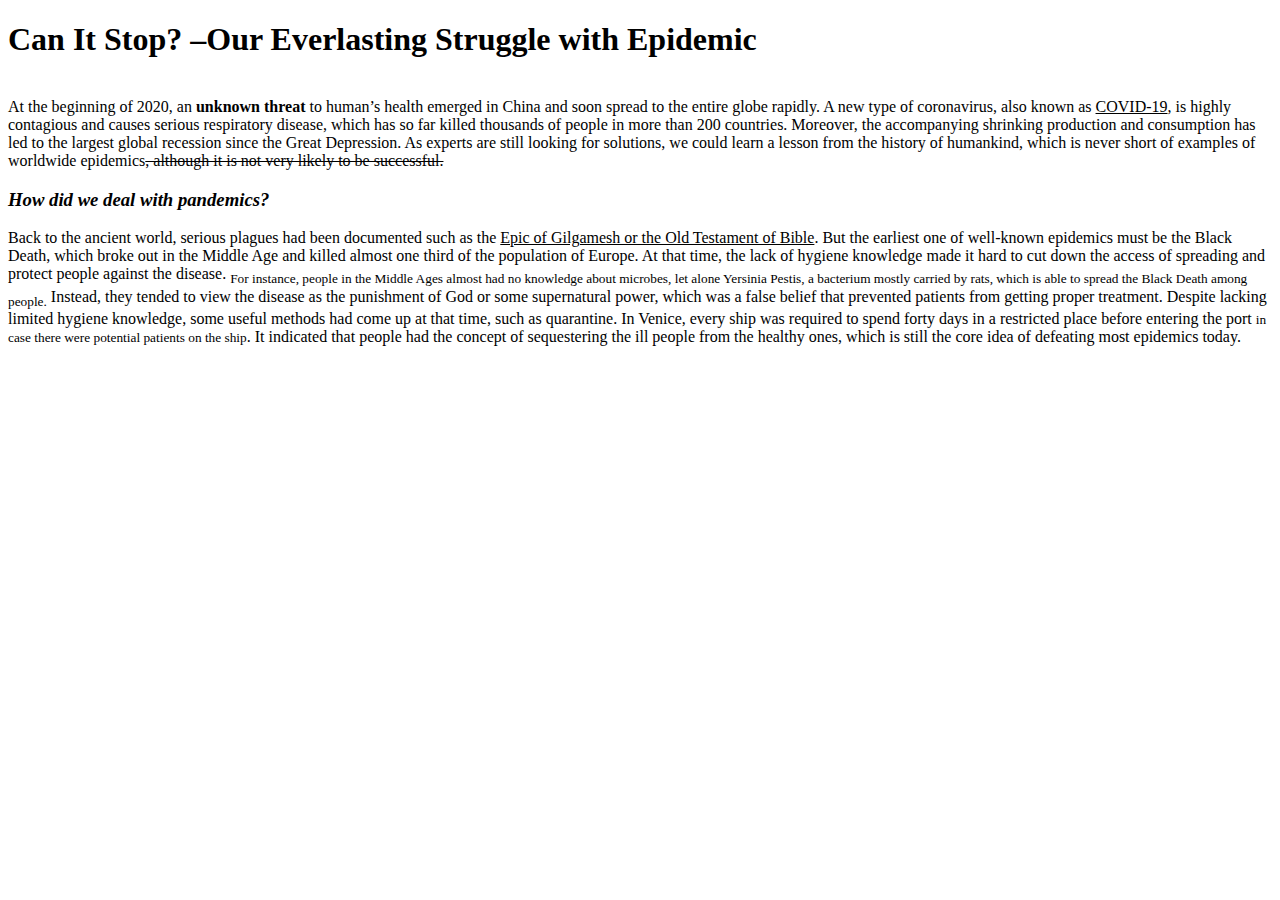
<file: quizzes/1-2.html>
<!DOCTYPE html>
<html>
	<head>
		<title>Quiz 1-2</title>
		<meta charset="UTF-8">
	</head>
	<body>
		<article>
			<h1>Can It Stop? –Our Everlasting Struggle with Epidemic</h1><br/>
			<section>
				At the beginning of 2020, an <b>unknown threat</b> to human’s health emerged in China and soon spread to the entire globe rapidly. A new type of coronavirus, also known as <u>COVID-19</u>, is highly contagious and causes serious respiratory disease, which has so far killed thousands of people in more than 200 countries. Moreover, the accompanying shrinking production and consumption has led to the largest global recession since the Great Depression. As experts are still looking for solutions, we could learn a lesson from the history of humankind, which is never short of examples of worldwide epidemics<s>, although it is not very likely to be successful.</s> 
			</section> 
			<h3><em>How did we deal with pandemics?</em></h3>
			<section>
				Back to the ancient world, serious plagues had been documented such as the <u>Epic of Gilgamesh or the Old Testament of Bible</u>. But the earliest one of well-known epidemics must be the Black Death, which broke out in the Middle Age and killed almost one third of the population of Europe. At that time, the lack of hygiene knowledge made it hard to cut down the access of spreading and protect people against the disease. <sub>For instance, people in the Middle Ages almost had no knowledge about microbes, let alone Yersinia Pestis, a bacterium mostly carried by rats, which is able to spread the Black Death among people.</sub> Instead, they tended to view the disease as the punishment of God or some supernatural power, which was a false belief that prevented patients from getting proper treatment. Despite lacking limited hygiene knowledge, some useful methods had come up at that time, such as quarantine. In Venice, every ship was required to spend forty days in a restricted place before entering the port <small>in case there were potential patients on the ship</small>. It indicated that people had the concept of sequestering the ill people from the healthy ones, which is still the core idea of defeating most epidemics today.
			</section> 
		</article>
	</body>
</html>
</file>
<file: index.css>
*{
	margin: 0;
	padding: 0;
	box-sizing: border-box;
}

html{
	height: 100%;
	width: 100%;
	overflow-x: hidden;
	overflow-y: auto;
}

body{
	height: 100%;
	width: 100%;
}

/*ul {
  list-style-type: none;
  margin: 0;
  padding: 0;
  overflow: hidden;
  background-color: #333;
}

li {
  float: left;
}

li a {
  display: block;
  color: white;
  text-align: center;
  padding: 14px 16px;
  text-decoration: none;
}

/* Change the link color to #111 (black) on hover 
li a:hover {
  background-color: #111;
}

img {
	width: 96%;
	height: 96%;
}

div {
	position: absolute;
	top: 400px;
	left: 1000px;
}

h1 {
	font-size: 20vh;
}

h2 {
	font-size: 15vh;
}

/*.welcome {
	position: absolute;
	top: 70px;
	left: 1350px;
	font-size: 4vh
}

/*.navbar {
  overflow: hidden;
  background-color: black;
  color: white;
  position: fixed;
  top: 0; 
  width: 100%; 
  padding: 18px 50px;
  font-size: 22px;
  display: inline-block;
  text-align: left;
}

img {
	height: 100%;
	width: 100%;
}

a {
	margin-right: 30px;
}

article {
	padding-top:60px;
	padding-left: 20px;
	padding-right: 20px;
}

section {
	margin-top: 20px;
}*/

div {
	margin: 0;
}

#div1{
	float: right;
	width: 120vh;
	height: 60vh;
	background-color: #FA001D;
	color: white;
	text-align: center;
	font-size: 45vh;
	line-height: 60vh;
	font-family: "Lobster";
}

#div2{
	position: fixed;
	left: 0;
	bottom: 0;
	width: 30vh;
	height: 70vh;
	background-color: #1100C9;
}

#div3{
	position: fixed;
	right: 0;
	bottom: 0;
	width: 20vh;
	height: 20vh;
	background-color: #FFD52E;
}

#vl1 {
    position: fixed;
    left: 30vh;
    width: 1vh;
    height: 100vh;
    background-color: black;

}

#vl2 {
    position: fixed;
    right: 120vh;
    width: 1vh;
    height: 60vh;
    background-color: black;

}

#vl3 {
    position: fixed;
    right: 20vh;
    bottom: 0;
    width: 1vh;
    height: 40vh;
    background-color: black;
}

#hl1 {
	position: fixed;
	left: 0;
	top: 30vh;
	width: 30vh;
	height: 1vh;
	background-color: black;
}

#hl2 {
	position: fixed;
	right: 0;
	bottom: 20vh;
	width: 20vh;
	height: 1vh;
	background-color: black;
}

#hl3 {
	position: fixed;
	left: 30vh;
	top: 60vh;
	width: 100%;
	height: 1vh;
	background-color: black;
}

#hl4 {
	position: fixed;
	left: 0;
	top: 9vh;
	width: 30vh;
	height: 1vh;
	background-color: black;
}

#hl5 {
	position: fixed;
	left: 0;
	top: 19vh;
	width: 30vh;
	height: 1vh;
	background-color: black;
}

#homediv {
	position: fixed;
	width: 30vh;
	height: 10vh;
	text-align: center;
	line-height: 10vh;
	font-size: 3vh;
	font-family: "lobster";
}

#aboutdiv {
	position: fixed;
	top: 10vh;
	width: 30vh;
	height: 10vh;
	text-align: center;
	line-height: 10vh;
	font-size: 3vh;
	font-family: "lobster";
}

#specialdiv {
	position: fixed;
	top: 20vh;
	width: 30vh;
	height: 10vh;
	text-align: center;
	line-height: 10vh;
	font-size: 3vh;
	font-family: "lobster";
}

#im {
	position: fixed;
	top: 62vh;
	left: 34vh;
	font-size: 10vh;
	font-family: "lobster";
}

#amytsai {
	position: fixed;
	bottom: 5px;
	left: 45vh;
	font-size: 25vh;
	color: #1100C9;
	font-family: "lobster";
}

a{
	color: #1100C9;
}

a:hover {
	color: #FA001D;
}
</file>
<file: personal/index.css>
*{
	margin: 0;
	padding: 0;
	box-sizing: border-box;
}

html{
	height: 100%;
	width: 100%;
	overflow-x: hidden;
	overflow-y: auto;
}

body{
	height: 100%;
	width: 100%;
}

.navbar {
  overflow: hidden;
  background-color: black;
  color: white;
  position: fixed;
  top: 0; 
  width: 100%; 
  padding: 18px 50px;
  font-size: 22px;
  display: inline-block;
  text-align: left;
}

img {
	height: 100%;
	width: 100%;
}

a {
	margin-right: 30px;
}

article {
	padding-top:60px;
	padding-left: 20px;
	padding-right: 20px;
}

section {
	margin-top: 20px;
}
</file>
<file: thematic/index.css>
*{
	margin: 0;
	padding: 0;
	box-sizing: border-box;
}

html{
	height: 100%;
	width: 100%;
	overflow-x: hidden;
	overflow-y: auto;
}

body{
	height: 100%;
	width: 100%;
}

section{
	padding: 10px;
	margin: 10px;
}

a{
	color: green;
}

a:hover{
	color: crimson;
}



.vl {
  border-left: 6px solid green;
  height: 800px;
  position: fixed;
  left: 50vh;
  /*left: 27%;
  margin-left: -3px;*/
  top: 0;
}

.content{
	position: absolute;
	top: 20px;
	left: 470px;
	padding: 5px;
	margin: 10px;
}

h1{
	font-family: 'East Sea Dokdo', cursive;
	font-size: 6vh;
	text-align: center;
	color: crimson;
}


h1, h3 {
  animation: move 3s;
}

@keyframes move {
  from {
    margin-left: 100%;
    width: 300%; 
  }

  to {
    margin-left: 0%;
    width: 100%;
  }
}



h2{
	font-family: 'East Sea Dokdo', cursive;
	font-size: 4vh;
	text-align: center
}

h3{
	font-family: 'East Sea Dokdo', cursive;
	font-size: 2.5vh;
	text-align: center;
}

article{
	font-family: 'Handlee';
}

img {
	position: fixed;
	max-width: auto;
	/*max-height: 60%;*/
	max-height: 100vh
	top:0;
	/*top: 300px;
	left: 110px;*/

}
</file>
<file: about.css>
*{
	margin: 0;
	padding: 0;
	box-sizing: border-box;
}

html{
	height: 100%;
	width: 100%;
	overflow-x: hidden;
	overflow-y: auto;
}

body{
	height: 100%;
	width: 100%;
}

div {
	margin: 0;
}

#div1{
	float: right;
	width: 120vh;
	height: 60vh;
	background-color: #1100C9;
	color: white;
	text-align: center;
	font-size: 45vh;
	line-height: 60vh;
}

#div2{
	position: fixed;
	left: 0;
	bottom: 0;
	width: 30vh;
	height: 70vh;
	background-color: #FFD52E;
}

#div3{
	position: fixed;
	right: 0;
	bottom: 0;
	width: 20vh;
	height: 20vh;
	background-color: #FA001D;
}

#vl1 {
    position: fixed;
    left: 30vh;
    width: 1vh;
    height: 100vh;
    background-color: black;

}

#vl2 {
    position: fixed;
    right: 120vh;
    width: 1vh;
    height: 60vh;
    background-color: black;

}

#vl3 {
    position: fixed;
    right: 20vh;
    bottom: 0;
    width: 1vh;
    height: 40vh;
    background-color: black;
}

#hl1 {
	position: fixed;
	left: 0;
	top: 30vh;
	width: 30vh;
	height: 1vh;
	background-color: black;
}

#hl2 {
	position: fixed;
	right: 0;
	bottom: 20vh;
	width: 20vh;
	height: 1vh;
	background-color: black;
}

#hl3 {
	position: fixed;
	left: 30vh;
	top: 60vh;
	width: 100%;
	height: 1vh;
	background-color: black;
}

#hl4 {
	position: fixed;
	left: 0;
	top: 9vh;
	width: 30vh;
	height: 1vh;
	background-color: black;
}

#hl5 {
	position: fixed;
	left: 0;
	top: 19vh;
	width: 30vh;
	height: 1vh;
	background-color: black;
}

#homediv {
	position: fixed;
	width: 30vh;
	height: 10vh;
	text-align: center;
	line-height: 10vh;
	font-size: 3vh;
	font-family: "lobster";
}

#aboutdiv {
	position: fixed;
	top: 10vh;
	width: 30vh;
	height: 10vh;
	text-align: center;
	line-height: 10vh;
	font-size: 3vh;
	font-family: "lobster";
}

#specialdiv {
	position: fixed;
	top: 20vh;
	width: 30vh;
	height: 10vh;
	text-align: center;
	line-height: 10vh;
	font-size: 3vh;
	font-family: "lobster";
}

#engintro{
	position: fixed;
	right: 5vh;
	top: 20px;
	width: 110vh;
	height: 60vh;
	text-align: left;
	color: #FFD52E;
	line-height: 4vh;
	font-family: "caveat";
	font-size: 2.5vh;
}

#chintro{
	position: fixed;
	left: 38vh;
	top: 63vh;
	width: 110vh;
	height: 60vh;
	text-align: left;
	color: black;
	line-height: 4vh;
}

a{
	color: #1100C9;
}

a:hover {
	color: #FA001D;
}

/*ul {
  list-style-type: none;
  margin: 0;
  padding: 0;
  overflow: hidden;
  background-color: #333;
}

li {
  float: left;
}

li a {
  display: block;
  color: white;
  text-align: center;
  padding: 14px 16px;
  text-decoration: none;
}

/* Change the link color to #111 (black) on hover 
li a:hover {
  background-color: #111;
}

img {
	height: 50%;
	width: 50%;
	position: absolute;
	top: 100px;
	left: 80px;
}

article {
	position: absolute;
	top: 70px;
	left: 500px;
	padding: 5px;
	margin: 10px;
	line-height: 24px;
	font-size: 16px;
}

section {
	margin: 30px;
}

.about-2 {
	position: absolute;
	height: 30%;
	width: 30%;
	top: 650px;
	left: 1200px;
}
</file>
<file: special.css>
*{
	margin: 0;
	padding: 0;
	box-sizing: border-box;
}

html{
	height: 100%;
	width: 100%;
	overflow-x: hidden;
	overflow-y: auto;
}

body{
	height: 100%;
	width: 100%;
}

div {
  margin: 0;
}

#div1{
  float: right;
  width: 120vh;
  height: 60vh;
  background-color: #FFD52E;
  color: white;
  text-align: center;
  font-size: 45vh;
  line-height: 60vh;
}

#div2{
  position: fixed;
  left: 0;
  bottom: 0;
  width: 30vh;
  height: 70vh;
  background-color: #FA001D;
}

#div3{
  position: fixed;
  right: 0;
  bottom: 0;
  width: 20vh;
  height: 20vh;
  background-color: #1100C9;
}

#vl1 {
    position: fixed;
    left: 30vh;
    width: 1vh;
    height: 100vh;
    background-color: black;

}

#vl2 {
    position: fixed;
    right: 120vh;
    width: 1vh;
    height: 60vh;
    background-color: black;

}

#vl3 {
    position: fixed;
    right: 20vh;
    bottom: 0;
    width: 1vh;
    height: 40vh;
    background-color: black;
}

#hl1 {
  position: fixed;
  left: 0;
  top: 30vh;
  width: 30vh;
  height: 1vh;
  background-color: black;
}

#hl2 {
  position: fixed;
  right: 0;
  bottom: 20vh;
  width: 20vh;
  height: 1vh;
  background-color: black;
}

#hl3 {
  position: fixed;
  left: 30vh;
  top: 60vh;
  width: 100%;
  height: 1vh;
  background-color: black;
}

#hl4 {
  position: fixed;
  left: 0;
  top: 9vh;
  width: 30vh;
  height: 1vh;
  background-color: black;
}

#hl5 {
  position: fixed;
  left: 0;
  top: 19vh;
  width: 30vh;
  height: 1vh;
  background-color: black;
}

#homediv {
  position: fixed;
  width: 30vh;
  height: 10vh;
  text-align: center;
  line-height: 10vh;
  font-size: 3vh;
  font-family: "lobster";
}

#aboutdiv {
  position: fixed;
  top: 10vh;
  width: 30vh;
  height: 10vh;
  text-align: center;
  line-height: 10vh;
  font-size: 3vh;
  font-family: "lobster";
}

#specialdiv {
  position: fixed;
  top: 20vh;
  width: 30vh;
  height: 10vh;
  text-align: center;
  line-height: 10vh;
  font-size: 3vh;
  font-family: "lobster";
}

#engessay{
  position: fixed;
  right: 5vh;
  top: 15px;
  width: 110vh;
  height: 60vh;
  text-align: left;
  color: black;
  line-height: 3.5vh;
  font-family: "caveat";
}

#chessay{
  position: fixed;
  left: 38vh;
  top: 63vh;
  width: 110vh;
  height: 60vh;
  text-align: left;
  color: #1100C9;
  line-height: 3vh;
}

h1 {
  margin: 10px 0;
}

article{
  font-size: 2vh;
}

a{
  color: #1100C9;
}

a:hover {
  color: #FA001D;
}

/*ul {
  list-style-type: none;
  margin: 0;
  padding: 0;
  overflow: hidden;
  background-color: #333;
}

li {
  float: left;
}

li a {
  display: block;
  color: white;
  text-align: center;
  padding: 14px 16px;
  text-decoration: none;
}

/* Change the link color to #111 (black) on hover
li a:hover {
  background-color: #111;
}
</file>
